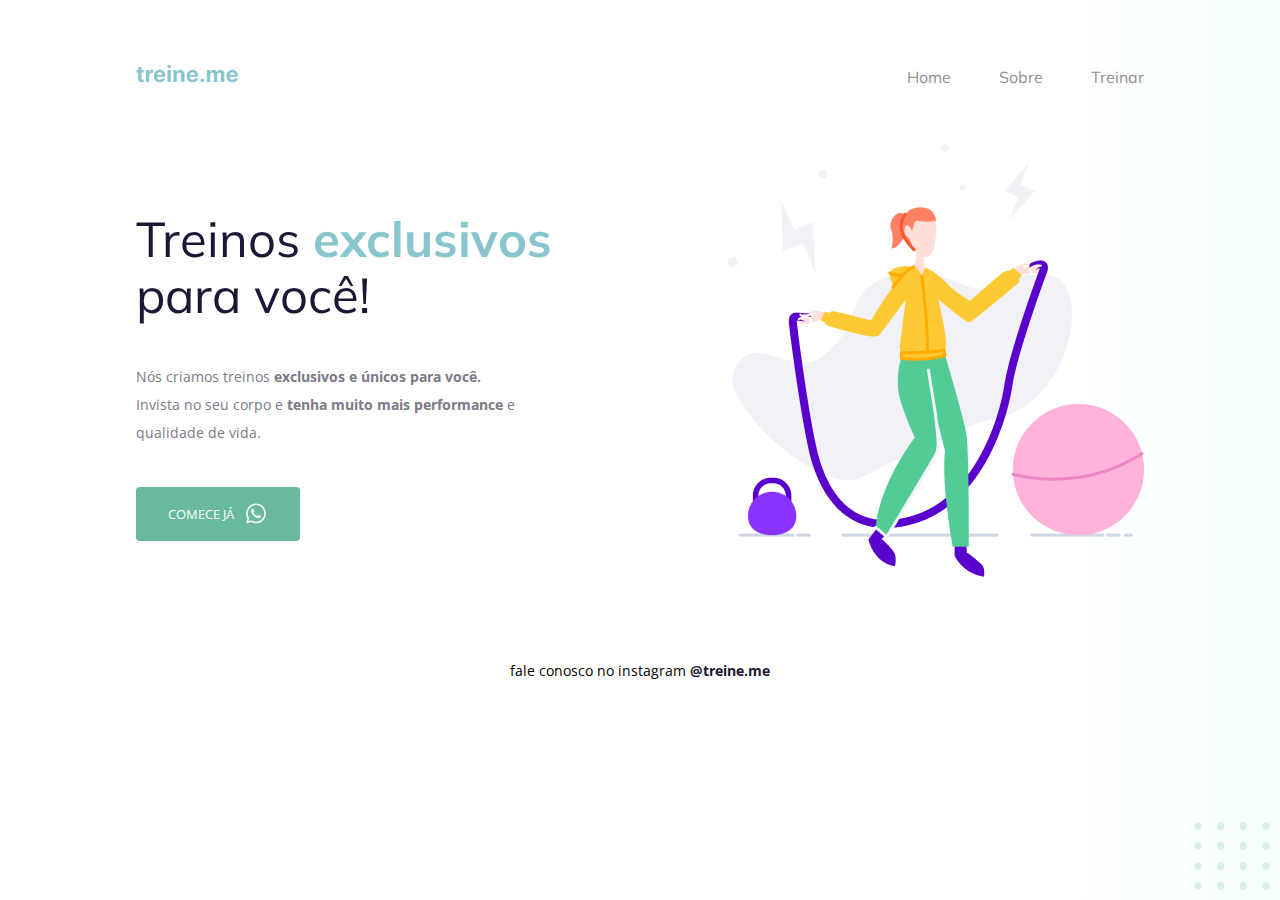
<file: Código do desafio - Fase 02/index.html>
<!DOCTYPE html>
<html lang="pt-br">
  <head>
    <link rel="preconnect" href="https://fonts.googleapis.com">
    <link rel="preconnect" href="https://fonts.gstatic.com" crossorigin>

    <meta charset="UTF-8" />
    <meta name="viewport" content="width=device-width, initial-scale=1.0" />
    <title>Treine me</title>

    <link href="https://fonts.googleapis.com/css2?family=Mulish:wght@400;700&family=Open+Sans:wght@400;700&display=swap" rel="stylesheet">

    <link rel="stylesheet" href="style.css">

  </head>
  <body>
    <div class="page">
      <nav>
          <a id="logo" href="#">
            <img src="images/logo.svg" alt="Treine.me" />
          </a>
          <ul>
            <li><a href="#">Home</a></li>
            <li><a href="#">Sobre</a></li>
            <li><a href="#">Treinar</a></li>
          </ul>
      </nav>

      
      
      <main>

        <section>
            <h1>Treinos <span>exclusivos</span> para você!</h1>

            <p>
              Nós criamos treinos <strong>exclusivos e únicos para você.</strong></br>
              Invista no seu corpo e <strong>tenha muito mais performance</strong> e <br>
              qualidade de vida.
            </p>

            <button>
              Comece já
              <img src="images/whats.svg" alt="Ícone do whatsapp">
                
            </button>

          </section>

          <img src="images/img.png" alt="Desenho de uma mulher pulando corta numa academia.">

      </main>

      <footer>
          fale conosco no instagram <a href="https://instagram.com/treineme" target="_blank">@treine.me</a>
      </footer>
    </div>

    <img id="balls" src="images/balls.svg" alt="Bolinhas decorativas verdes no canto inferior direito da página.">

  </body>
</html>
</file>
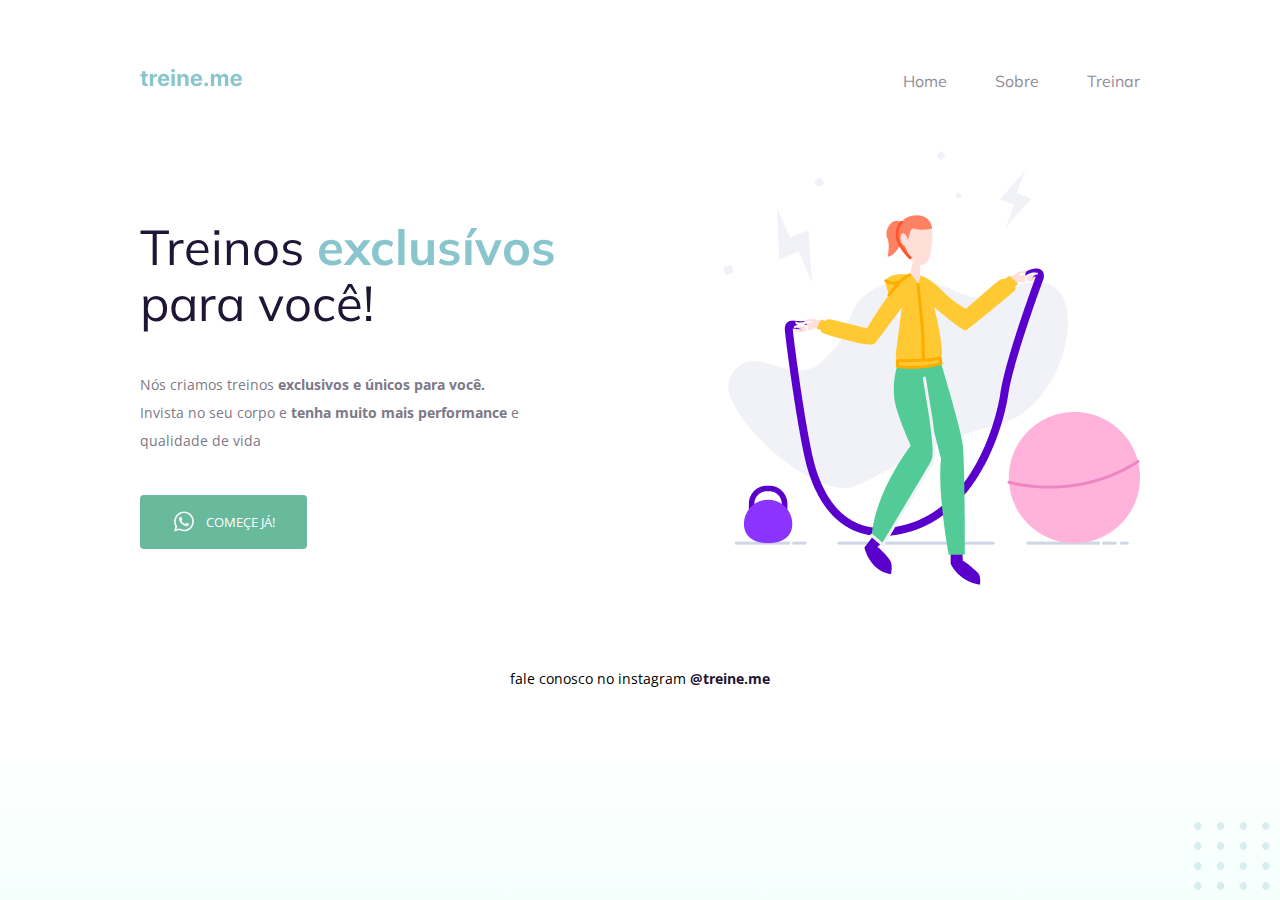
<file: Nivel 2 parte2/index.html>
<!DOCTYPE html>
<html lang="pt-br">
<head>
    <link rel="preconnect" href="https://fonts.gstatic.com" crossorigin>
    <link rel="preconnect" href="https://fonts.googleapis.com">
    <meta charset="UTF-8">
    <meta name="viewport" content="width=device-width, initial-scale=1.0">
    <title> Treine me</title>
    
<link 
href="https://fonts.googleapis.com/css2?family=Mulish:wght@400;700&family=Open+Sans:wght@400;700&display=swap" 
rel="stylesheet">


    <link rel="stylesheet" href="style.css">

    

</head>
    <body>

    <div class="page">
        <nav>
            <a id="logo" href="#">
            <img 
            src="image/logo.svg" 
            alt="Treine.me">
            </a>
            <ul>
                <li><a href="#">Home</a></li>
                <li><a href="#">Sobre</a></li>
                <li><a href="#">Treinar</a></li>
            </ul>
        </nav>

        <main>
         
            <section>
                <h1>
                    Treinos <span>exclusívos</span>
                     para você!
                </h1>
    
                <p>
                Nós criamos treinos <strong>exclusivos e únicos para você.</strong><br>
                Invista no seu corpo e <strong>tenha muito mais performance</strong>
                 e<br> qualidade de vida 
                </p>
    
                <button>
                    <img src="image/whats.svg" alt="ícone do whatsapp">
                    Começe já!
                </button>
    
            </section>
    
            <img src="image/img.png" alt="Desenho de uma mulher pulando corda">
    
        </main>
        <footer>
            fale conosco no instagram   <a href="https://instagram.com/yuichi1606" target="_blank">@treine.me</a>
        </footer>
    </div>
    
    <img id="balls" src="image/balls.svg" alt="Conjunto de bolinhas verdes em agrupamento quadrado no canto inferior direito da página">
    
    </body>
</html>
</file>
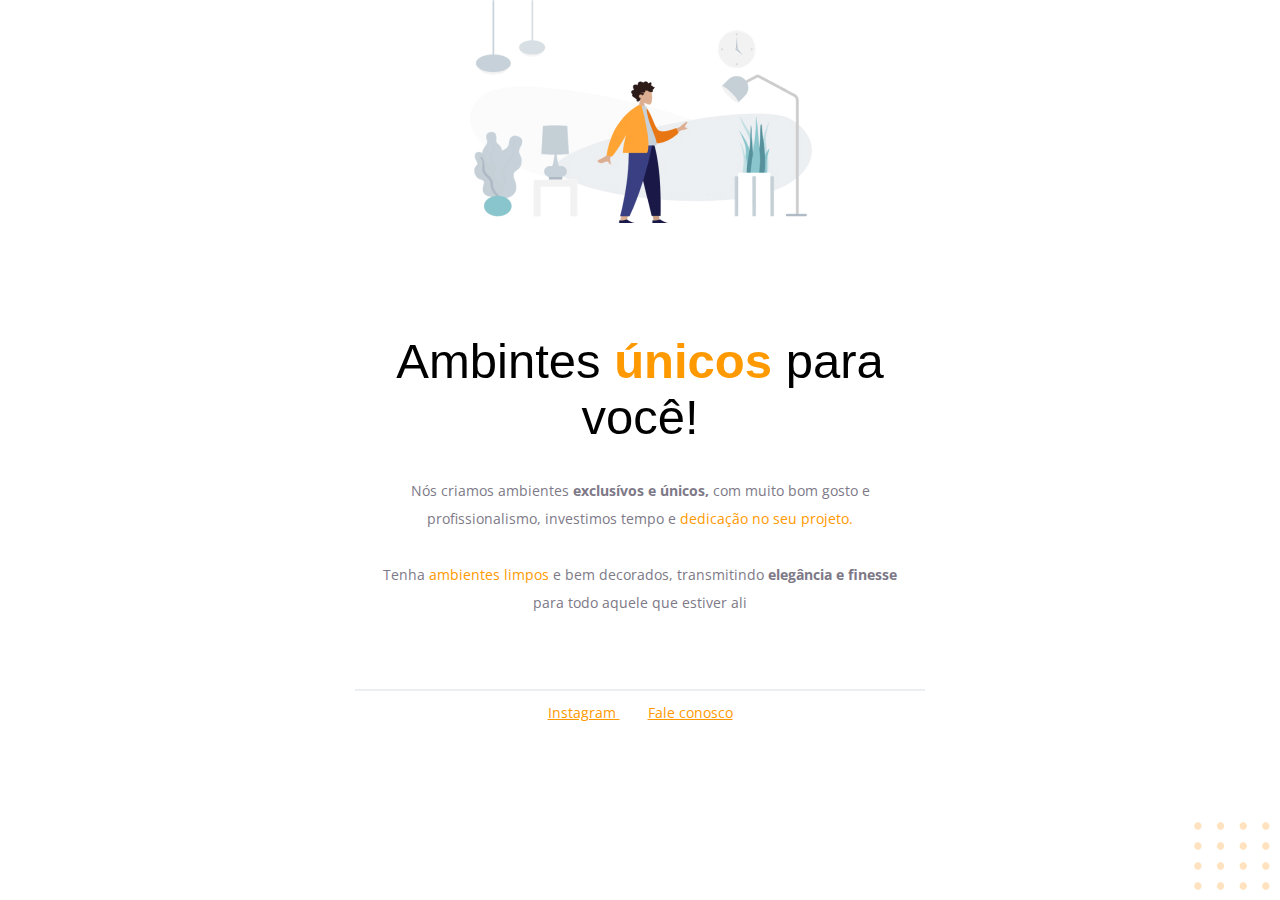
<file: Nivel 2/index.html>
<!DOCTYPE html>
<html lang="pt-br">
<head>
    <link rel="preconnect" href="https://fonts.googleapis.com">
    <link rel="preconnect" href="https://fonts.gstatic.com" crossorigin>
   
    <meta charset="UTF-8">
    <meta name="viewport" content="width=device-width, initial-scale=1.0">
    
    <title>Móveis customizados</title>

    <link 
    href="https://fonts.googleapis.com/css2?family=Inter+Tight:wght@700&family=Open+Sans:wght@400;700&display=swap" 
    rel="stylesheet">
    
   <link rel="stylesheet" href="style.css">

</head>
<body>
     <div id="hero">
        <img 
        src="images/img1.jpg" 
        alt="Desenho de uma pessoa vestindo uma camisa amarela em uma sala com móveis">
    
        <h1>
            Ambintes <span>únicos</span> para você!
        </h1>
        <P>
            Nós criamos ambientes <strong>exclusívos e únicos,
             </strong> com muito bom gosto e profissionalismo,
            investimos tempo e <span> dedicação no seu projeto.</span>
             <br>
             <br>
            Tenha <span>ambientes limpos</span> e bem decorados, 
            transmitindo <strong>elegância e finesse</strong>  para todo
            aquele que estiver ali
        </P>
    </div>

    <div id="footer">

        <div id="line">

        </div>
        <a
            target="_blank"
            href="https://www.instagram.com/yuichi1606/">
            Instagram
        </a> 
        <a 
            target="_blank"
            href="yuichi.hori2000@gmail.com">
            Fale conosco 
        </a>
    </div>

 <img 
    id="balls"
    src="images/balls.svg" 
    alt="Bolinhas laranjadas no canto direito inferior da tela"/>


</body>
</html>
</file>
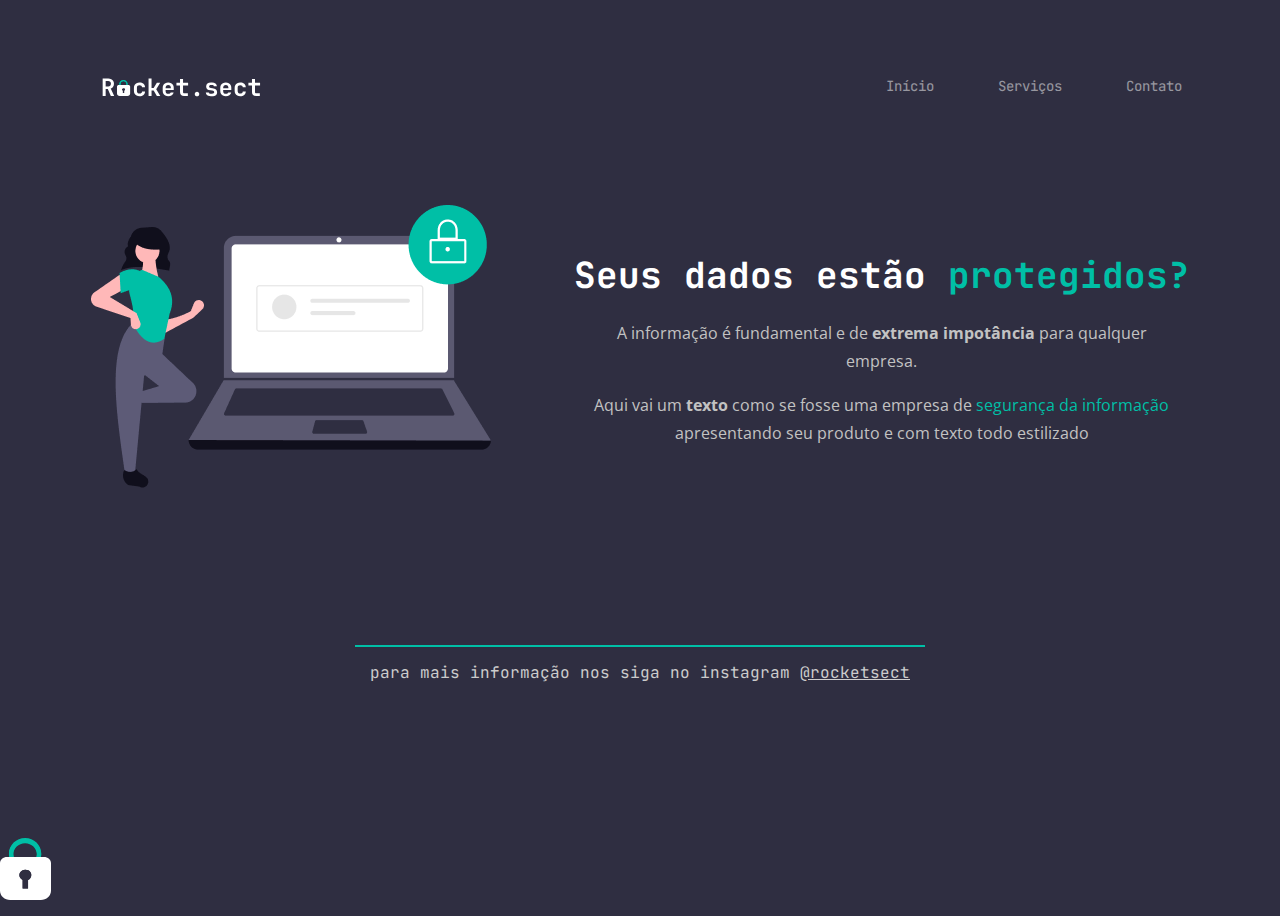
<file: Teste avançado/index.html>
<!DOCTYPE html>
<html lang="pt-br">
<head>
    <link rel="preconnect" href="https://fonts.googleapis.com">
    <link rel="preconnect" href="https://fonts.gstatic.com" crossorigin>
    <meta charset="UTF-8">
    <meta name="viewport" content="width=device-width, initial-scale=1.0">
    <title>Desafio avançado</title>

    <link href="https://fonts.googleapis.com/css2?family=JetBrains+Mono:wght@400;700&family=Mulish:wght@400;700&family=Open+Sans:wght@400;700&display=swap" rel="stylesheet">
</head>



<link rel="stylesheet" href="style.css">
    
<body>
    <header>
        <nav>
            <img 
                id="logo" 
                src="images/logo.svg" 
                alt="Logo Rocket.sect">

                <ul>
                <li><a href="#">Início</a></li>
                <li><a href="#">Serviços</a></li>
                <li><a href="#">Contato</a></li>
            </ul>
        </nav>
    </header>

    <main>
        <section>
            <h1>Seus dados estão <span>protegidos?</span></h1>

            <p>
                A informação é fundamental e de <strong>extrema impotância</strong> para qualquer<br>
                empresa.
            </p>

            <p>
                Aqui vai um <strong>texto</strong> como se fosse uma empresa de <span>segurança da informação
                </span><br> apresentando seu produto e com texto todo estilizado
            </p>
        </section>
        <img src="images/img1.png" alt="">
    </main>

    <footer>
        <div id="line">
        <p>
            para mais informação nos siga no instagram <a href="https://www.instagram.com/rocketseat_oficial/">@rocketsect</a>
        </p>
    </div>
    </footer>
         <img id="padlock" src="images/padlock.svg" alt="desenho de cadeado no canto inferior esquerdo da tela"> 
</body>
</html>
</file>
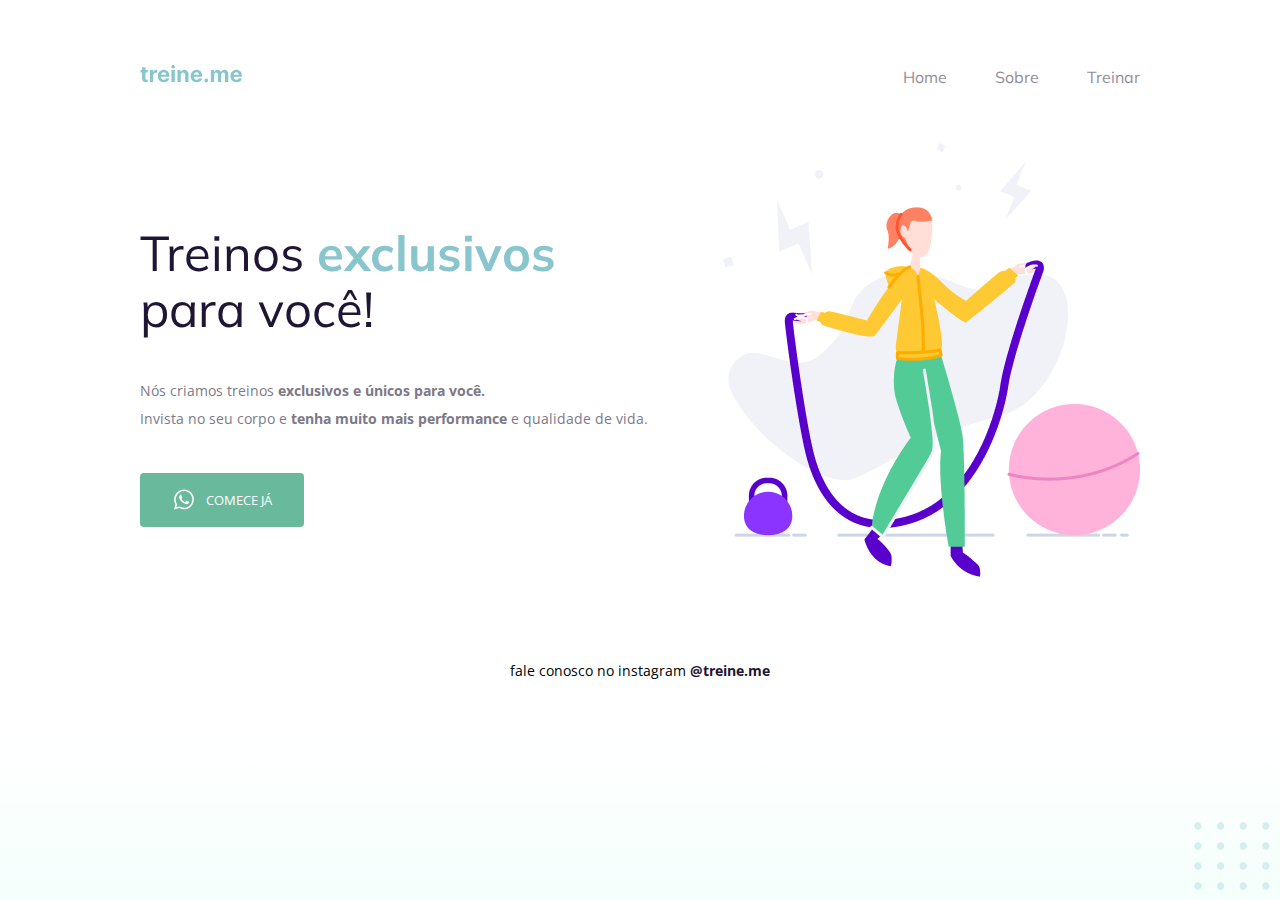
<file: Código do desafio - Acessibilidade/Desafio - Intermediário/index.html>
<!DOCTYPE html>
<html lang="pt-br">
  <head>
    <link rel="preconnect" href="https://fonts.googleapis.com">
    <link rel="preconnect" href="https://fonts.gstatic.com" crossorigin>

    <meta charset="UTF-8" />
    <meta name="viewport" content="width=device-width, initial-scale=1.0" />
    <title>Treine me</title>

    <link href="https://fonts.googleapis.com/css2?family=Mulish:wght@400;700&family=Open+Sans:wght@400;700&display=swap" rel="stylesheet">

    <link rel="stylesheet" href="style.css">

  </head>
  <body>
    <div class="page">
        <nav>
          <a id="logo" href="#">
            <img src="images/logo.svg" alt="Treine.me" />
          </a>
          <ul>
            <li><a href="#">Home</a></li>
            <li><a href="#">Sobre</a></li>
            <li><a href="#">Treinar</a></li>
          </ul>
        </nav>
    
      <main>

        <section>
          <h1>Treinos <span>exclusivos</span> para você!</h1>

          <p>
            Nós criamos treinos <strong>exclusivos e únicos para você.</strong></br>
            Invista no seu corpo e <strong>tenha muito mais performance</strong> e qualidade de vida.
          </p>

          <button>
              <img src="images/whats.svg" alt="Ícone do whatsapp">
              Comece já
          </button>
        </section>
          <img src="images/img.png" alt="Desenho de uma mulher pulando corta numa academia.">
        </main>

      <footer>
          fale conosco no instagram <a href="https://instagram.com/treineme" target="_blank">@treine.me</a>
        </footer>
    </div>

    <img id="balls" src="images/balls.svg" alt="Bolinhas decorativas verdes no canto inferior direito da página.">

  </body>
</html>
</file>
<file: Código do desafio - Fase 02/style.css>
body {
    margin: 0;
  
    font-family: "Open Sans", sans-serif;
  
    background: linear-gradient(90deg, rgb(227, 255, 248, 0) 82.08%, rgb(227, 255, 248, 0.38) 100%);
  
    min-height: 100vh;
  }
  
  .page {
    width: 1008px;
    padding-top: 65px;
    margin: 0 auto 0;
  }
  
  nav {
    display: flex;
    justify-content: space-between;
    align-items: center;
    margin-bottom: 55px;
  }
  
  ul {
    display: flex;
    list-style: none;
    gap: 48px;
    margin: 0;
    padding: 0;
  }
  
  a {
    color: #1f1534;
    text-decoration: none;
  }
  
  ul li a {
      opacity: 0.5;
  }
  
  ul li a:hover {
    font-weight: bold;
    opacity: 1;
  }
  
  h1,
  ul {
    font-family: "Mulish", sans-serif;
  }
  
  h1 {
    font-size: 49px;
    line-height: 56px;
    color: #1f1534;
  
    font-weight: normal;
  
    width: 490px;
  }
  
  h1 span {
    color: #89c5cc;
    font-weight: bold;
  }
  
  section p {
    font-size: 14px;
    line-height: 28px;
    color: #7d7987;
  
    margin: 40px 0 40px;
  }
  
  button{
    text-transform: uppercase;
    font-family: 'Open Sans', sans-serif;
    color: white;

    background-color: #69B99D;
    border: 0px;
    padding: 14px 32px 15px;

    display: flex;
    align-items: center;
    justify-content: center;
    gap: 10px;
    
    border-radius: 4px; 

    cursor: pointer;
}
  
  button:hover {
      background: #4EA788;
  }
  
  footer {
    font-size: 14px;
    line-height: 28px;
  
    text-align: center;
  
    margin-top: 80px;
  }
  
  footer a {
    font-weight: bold;
  }

  main{
    display: flex;
    justify-content: space-between;
    align-items: center;
}

#balls{
    position: fixed;
    bottom: 0;
    right: 0;
}
</file>
<file: Nivel 2 parte2/style.css>
body{
    margin: 0px;
    font-family: 'Open Sans', sans-serif;
    background: linear-gradient(180deg, rgba(277, 255, 248, 0) 82.08%, rgba(227, 255, 248, 0.38) 100%);
    min-height: 100vh;
}

.page{
    margin: 0 auto 0;
    padding-top: 65px;
    width: 1000px;
}
    
nav{
display: flex;
justify-content: space-between;
margin-bottom: 55px;
align-items: center;
}

ul{
    gap: 48px;
    display: flex;
    list-style: none;
    margin: 0px;
    padding: 0px;   
    font-family: 'Mulish', sans-serif;}

ul li a:hover {
    font-weight: bold;
    opacity: 1;
}

ul li a{
    opacity: 0.5;
}

a{
    text-decoration: none;
    color: #1F1534;
}

h1{
    font-family: 'Mulish', sans-serif;
    font-size: 49px;
    line-height: 56px;
    color: #1F1534;
    font-weight: normal;
    width: 490px;
}

h1 span{
    color: #89C5CC;
    font-weight: bold;
}

p{ 
    font-size: 14px;
    line-height: 28px;
    color: #7d7987;
    margin: 40px 0px 40px;
}

button{
    text-transform: uppercase;
    font-family: 'Open Sans', sans-serif;
    color: white;

    background-color: #69B99D;
    border: 0px;
    padding: 14px 32px 15px;

    display: flex;
    align-items: center;
    justify-content: center;
    gap: 10px;
    
    border-radius: 4px; 
}

button:hover {
    background: #5b9c85;
    cursor: pointer;
}

footer{
text-align: center;
font-size: 14px;
line-height: 28px;
margin-top: 80px;
}

footer a{
    font-weight: bold;
}

main{
    display: flex;
    justify-content: space-between;
    align-items: center;
}

#balls{
    position: fixed;
    bottom: 0;
    right: 0;
}
</file>
<file: Nivel 2/style.css>
body {
    font-family: 'Open Sans', sans-serif;
    text-align: center;
    margin: 0px;
}

h1 {
    font-family: 'Inter', sans-serif;
    font-size: 49px;
    line-height: 56px;
    font-weight: normal;
    margin-bottom: 32px;
  
}

h1 span{
    font-weight: bold;
}


span,a {
    color: #FF9900;
}

p, #footer
{
    color: #7D7987;
    font-size: 14px;
    line-height: 28px;
}

#hero{
    width: 542px;
    margin: 0px auto 72px;

}

#hero img{
    margin-bottom: 72px;
}

#footer a + a{
    margin-left: 28px;
}

#line{ 
    width: 568px;
    height: 0px;
    border: 1px #ECEFF2 solid;
    margin: 0px auto 8px;
    
}

#balls{
    position: fixed;
    bottom: 0px;
    right: 0px;
}
</file>
<file: Teste avançado/style.css>
body{
    background-color: #2F2E41;
    min-height: 100vh;
}

header{
    margin: auto;
    padding-top: 65px;
    width: 1083px;
    height: 30px;
    
    
}

main{
    display: flex;
    justify-content: space-evenly;
    align-items: center;
    flex-direction: row-reverse;
    padding-top: 102px;
    
    
    
}

span{
    color: #00BFA6;
}

ul{
    gap: 64px;
    display: flex;
    list-style: none;
    margin: 0px;
    padding: 0px;   
    font-family: 'JetBrains Mono', monospace;
}

ul li a:hover {
    
    font-weight: bold;
    color: #ffffff;
    opacity: 1;
}

ul li a{
    text-decoration: none;
    color: #ffffff;
    font-size: 14px;
    opacity: 0.5;
}

h1{
    font-family: 'JetBrains Mono', monospace;
    color: #fff;
    font-weight: bold;
    font-size: 36px;
    line-height: 40px;
}

section p{
    font-family: 'Open Sans', sans-serif;
    color: #C2C2C2;
    font-size: 16px;
    line-height: 28px;
    text-align: center;
}

 nav{
        display: flex;
        justify-content: space-between;
        margin-bottom: 55px;
        align-items: center;
        }

#line{ 
    width: 568px;
    height: 0px;
    border: 1px #00BFA6 solid;
    margin: 0px auto 8px;}

footer{
    font-family: 'JetBrains Mono', monospace;
    padding-top: 157px;
    color: #CCCCCC;
    text-align: center;
}

footer a{
    color: #CCCCCC;
}

#padlock{
    position: fixed;    
    bottom: 0;
    left: 0;
}
</file>
<file: Código do desafio - Acessibilidade/Desafio - Intermediário/style.css>
body {
  margin: 0;

  font-family: "Open Sans", sans-serif;

  background: linear-gradient(180deg, rgb(227, 255, 248, 0) 82.08%, rgb(227, 255, 248, 0.38) 100%);

  min-height: 100vh;
}

.page {
  width: 1000px;
  margin: 0 auto;
  padding-top: 65px;
}

nav {
  display: flex;
  justify-content: space-between;
  align-items: center;

  margin-bottom: 55px;
}

ul {
  display: flex;
  gap: 48px;
  list-style: none;
  margin: 0;
  padding: 0;
}

a {
  color: #1f1534;
  text-decoration: none;
}

ul li a {
    opacity: 0.5;
}

ul li a:hover {
  font-weight: bold;
  opacity: 1;
}

ul, h1 {
  font-family: "Mulish", sans-serif;
}

main {
  display: flex;
  align-items: center;
  justify-content: space-between;
}

h1 {
  font-size: 49px;
  line-height: 56px;
  color: #1f1534;

  font-weight: normal;

  width: 490px;
}

h1 span {
  color: #89c5cc;
  font-weight: bold;
}

p{
  font-size: 14px;
  line-height: 28px;
  color: #7d7987;

  margin: 40px 0;
}

button {
  color: white;
  text-transform: uppercase;
  font-family: "Open Sans", sans-serif;

  background: #69B99D;
  border: 0;
  padding: 14px 32px 15px;

  display: flex;
  align-items: center;
  justify-content: center;
  gap: 10px;

  border-radius: 4px;

  cursor: pointer;
}

footer {
  font-size: 14px;
  line-height: 28px;

  text-align: center;

  margin-top: 80px;
}

footer a {
  font-weight: bold;
}

#balls {
    position: fixed;
    bottom: 0;
    right: 0;
}
</file>
